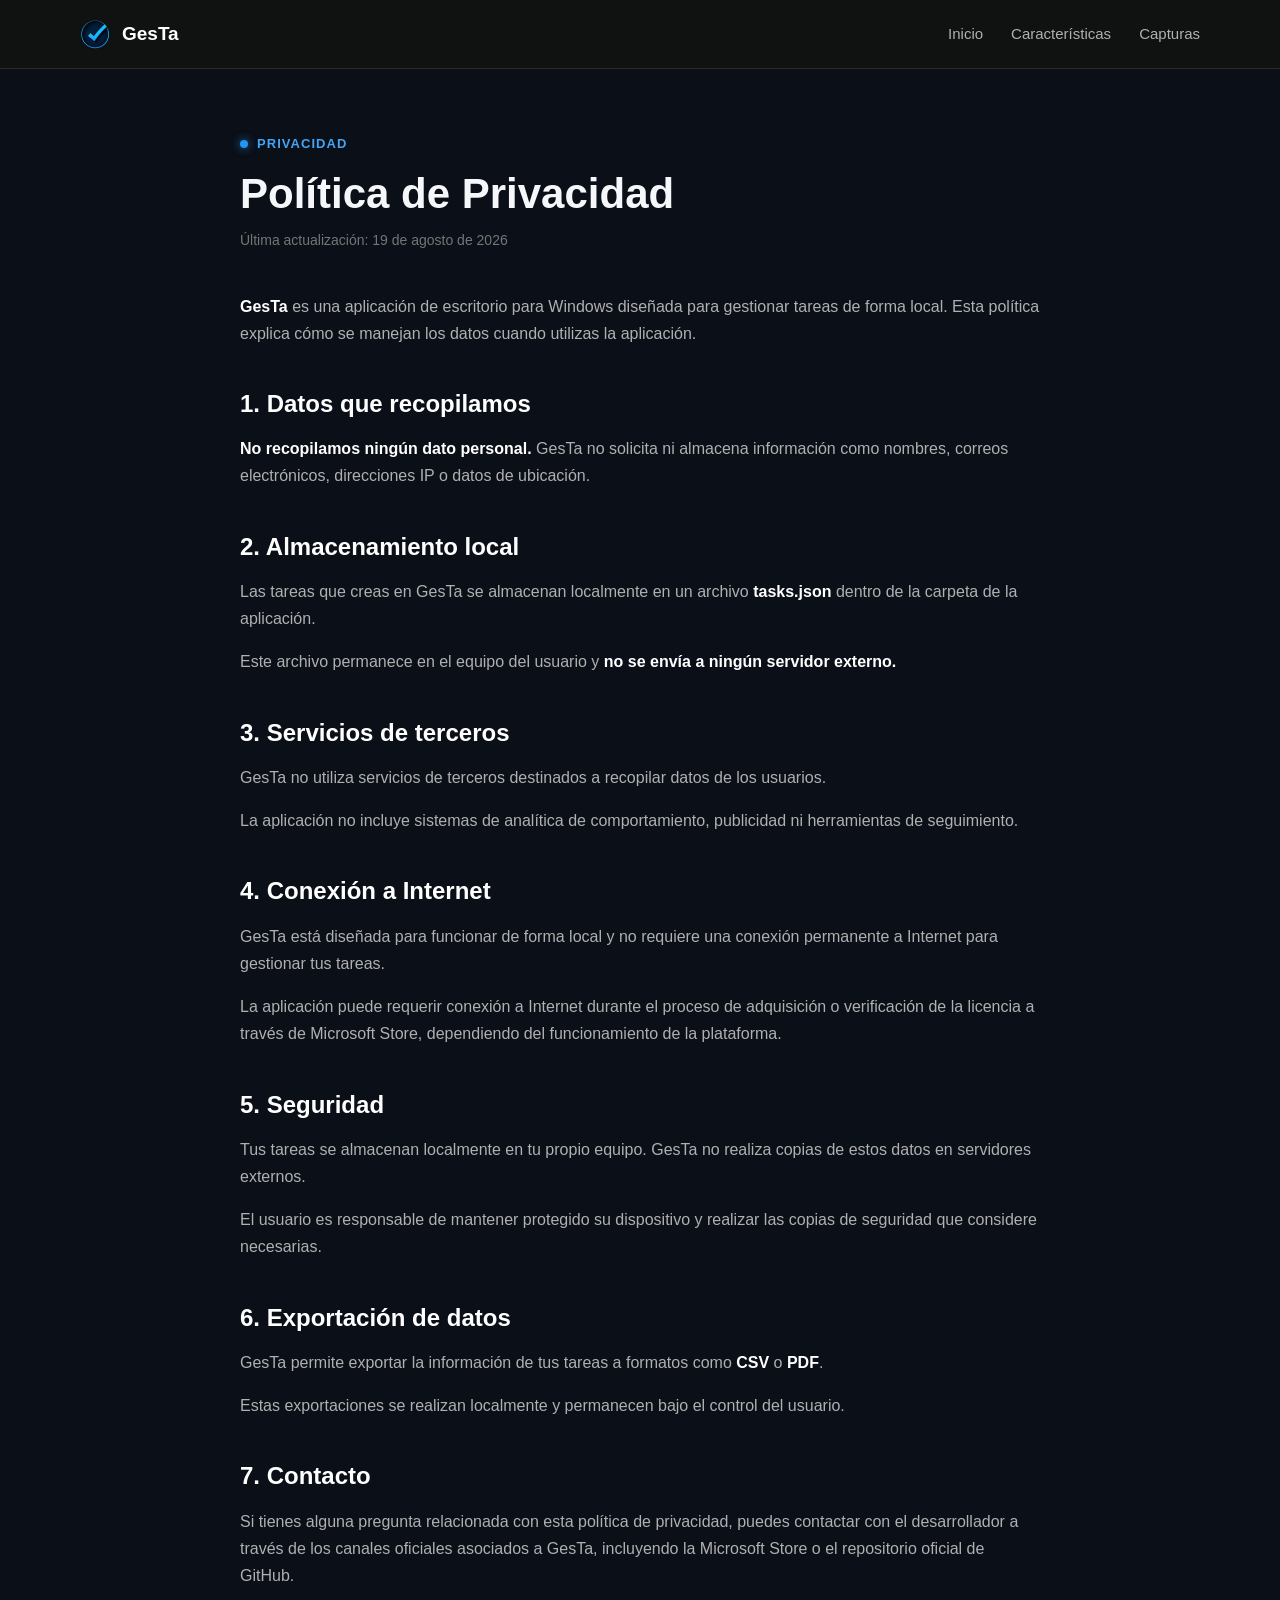
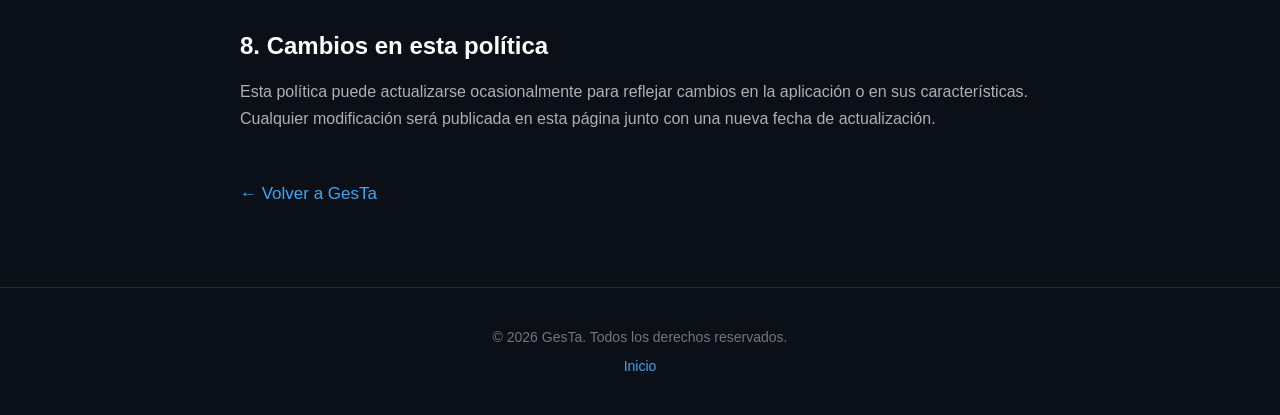
<file: privacidad.html>
<!DOCTYPE html>
<html lang="es">

<head>
    <meta charset="UTF-8" />
    <meta name="viewport" content="width=device-width, initial-scale=1.0" />

    <title>Política de Privacidad - GesTa</title>

    <meta
        name="description"
        content="Política de privacidad de GesTa, gestor de tareas offline para Windows."
    >

    <link
        rel="icon"
        type="image/png"
        href="assets/images/logo.png"
    >

    <link
        rel="stylesheet"
        href="assets/css/style.css"
    >

    <style>

        /* =========================
           PRIVACY PAGE
        ========================= */

        .privacy-page {
            min-height: calc(100vh - 140px);
            padding: 60px 0 80px;
        }

        .privacy-content {
            max-width: 800px;
            margin: 0 auto;
        }

        .privacy-content h1 {
            font-size: 42px;
            line-height: 1.15;
            margin: 0 0 10px;
        }

        .privacy-content .last-updated {
            color: #757575;
            font-size: 14px;
            margin-bottom: 40px;
        }

        .privacy-content h2 {
            font-size: 24px;
            color: #ffffff;
            margin-top: 38px;
            margin-bottom: 12px;
        }

        .privacy-content p,
        .privacy-content li {
            color: #b0b0b0;
            font-size: 16px;
            line-height: 1.7;
        }

        .privacy-content p {
            margin-bottom: 16px;
        }

        .privacy-content ul {
            padding-left: 24px;
            margin-bottom: 20px;
        }

        .privacy-content li {
            margin-bottom: 8px;
        }

        .privacy-content strong {
            color: #ffffff;
        }

        .back-link {
            display: inline-flex;
            margin-top: 32px;
            color: #42a5f5;
            text-decoration: none;
        }

        .back-link:hover {
            text-decoration: underline;
        }


        /* =========================
           PRIVACY NAV
        ========================= */

        .privacy-nav {
            position: sticky;
            top: 0;
            z-index: 50;

            background: rgba(18, 18, 18, 0.92);

            backdrop-filter: blur(10px);
            -webkit-backdrop-filter: blur(10px);

            border-bottom: 1px solid #2a2a2a;
        }

        .privacy-nav-container {
            max-width: 1200px;
            height: 68px;

            margin: 0 auto;
            padding: 0 40px;

            display: flex;
            align-items: center;
            justify-content: space-between;
        }

        .privacy-brand {
            display: flex;
            align-items: center;
            gap: 10px;

            color: #ffffff;
            text-decoration: none;

            font-size: 19px;
            font-weight: 700;
        }

        .privacy-brand img {
            width: 32px;
            height: 32px;

            max-width: 32px;
            max-height: 32px;

            object-fit: contain;
            display: block;
        }

        .privacy-nav-links {
            display: flex;
            align-items: center;
            gap: 28px;

            list-style: none;

            margin: 0;
            padding: 0;
        }

        .privacy-nav-links a {
            color: #b0b0b0;
            text-decoration: none;
            font-size: 15px;

            transition: color 0.2s ease;
        }

        .privacy-nav-links a:hover {
            color: #ffffff;
        }


        /* =========================
           FOOTER
        ========================= */

        .privacy-footer {
            border-top: 1px solid #2a2a2a;

            padding: 32px 24px;

            text-align: center;

            color: #757575;
            font-size: 14px;
        }

        .privacy-footer p {
            margin: 6px 0;
        }

        .privacy-footer a {
            color: #42a5f5;
            text-decoration: none;
        }

        .privacy-footer a:hover {
            text-decoration: underline;
        }


        /* =========================
           MOBILE
        ========================= */

        @media (max-width: 768px) {

            .privacy-nav-container {
                padding: 0 20px;
            }

            .privacy-nav-links {
                gap: 16px;
            }

            .privacy-page {
                padding: 40px 20px 60px;
            }

            .privacy-content h1 {
                font-size: 34px;
            }

            .privacy-content h2 {
                font-size: 21px;
            }

            .privacy-content p,
            .privacy-content li {
                font-size: 15px;
            }
        }


        @media (max-width: 480px) {

            .privacy-nav-container {
                height: 60px;
                padding: 0 16px;
            }

            .privacy-brand {
                font-size: 17px;
            }

            .privacy-brand img {
                width: 28px;
                height: 28px;

                max-width: 28px;
                max-height: 28px;
            }

            .privacy-nav-links {
                gap: 10px;
            }

            .privacy-nav-links a {
                font-size: 13px;
            }

            .privacy-page {
                padding: 32px 16px 50px;
            }

            .privacy-content h1 {
                font-size: 30px;
            }
        }

    </style>

</head>


<body>


<!-- =========================
     NAV
========================= -->

<nav class="privacy-nav">

    <div class="privacy-nav-container">

        <a
            href="index.html"
            class="privacy-brand"
        >

            <img
                src="assets/images/logo.png"
                alt="GesTa"
            >

            <span>GesTa</span>

        </a>


        <ul class="privacy-nav-links">

            <li>
                <a href="index.html">
                    Inicio
                </a>
            </li>

            <li>
                <a href="index.html#caracteristicas">
                    Características
                </a>
            </li>

            <li>
                <a href="index.html#vistazo">
                    Capturas
                </a>
            </li>

        </ul>

    </div>

</nav>



<!-- =========================
     PRIVACY CONTENT
========================= -->

<main class="privacy-page">

    <div class="privacy-content">

        <span class="eyebrow">
            Privacidad
        </span>

        <h1>
            Política de Privacidad
        </h1>

        <p class="last-updated">
            Última actualización: 19 de agosto de 2026
        </p>


        <p>
            <strong>GesTa</strong> es una aplicación de escritorio para
            Windows diseñada para gestionar tareas de forma local.
            Esta política explica cómo se manejan los datos cuando utilizas
            la aplicación.
        </p>


        <h2>
            1. Datos que recopilamos
        </h2>

        <p>
            <strong>No recopilamos ningún dato personal.</strong>
            GesTa no solicita ni almacena información como nombres,
            correos electrónicos, direcciones IP o datos de ubicación.
        </p>


        <h2>
            2. Almacenamiento local
        </h2>

        <p>
            Las tareas que creas en GesTa se almacenan localmente en un
            archivo <strong>tasks.json</strong> dentro de la carpeta de
            la aplicación.
        </p>

        <p>
            Este archivo permanece en el equipo del usuario y
            <strong>no se envía a ningún servidor externo.</strong>
        </p>


        <h2>
            3. Servicios de terceros
        </h2>

        <p>
            GesTa no utiliza servicios de terceros destinados a recopilar
            datos de los usuarios.
        </p>

        <p>
            La aplicación no incluye sistemas de analítica de comportamiento,
            publicidad ni herramientas de seguimiento.
        </p>


        <h2>
            4. Conexión a Internet
        </h2>

        <p>
            GesTa está diseñada para funcionar de forma local y no requiere
            una conexión permanente a Internet para gestionar tus tareas.
        </p>

        <p>
            La aplicación puede requerir conexión a Internet durante el
            proceso de adquisición o verificación de la licencia a través
            de Microsoft Store, dependiendo del funcionamiento de la
            plataforma.
        </p>


        <h2>
            5. Seguridad
        </h2>

        <p>
            Tus tareas se almacenan localmente en tu propio equipo.
            GesTa no realiza copias de estos datos en servidores externos.
        </p>

        <p>
            El usuario es responsable de mantener protegido su dispositivo
            y realizar las copias de seguridad que considere necesarias.
        </p>


        <h2>
            6. Exportación de datos
        </h2>

        <p>
            GesTa permite exportar la información de tus tareas a formatos
            como <strong>CSV</strong> o <strong>PDF</strong>.
        </p>

        <p>
            Estas exportaciones se realizan localmente y permanecen bajo
            el control del usuario.
        </p>


        <h2>
            7. Contacto
        </h2>

        <p>
            Si tienes alguna pregunta relacionada con esta política de
            privacidad, puedes contactar con el desarrollador a través de
            los canales oficiales asociados a GesTa, incluyendo la
            Microsoft Store o el repositorio oficial de GitHub.
        </p>


        <h2>
            8. Cambios en esta política
        </h2>

        <p>
            Esta política puede actualizarse ocasionalmente para reflejar
            cambios en la aplicación o en sus características.
            Cualquier modificación será publicada en esta página junto
            con una nueva fecha de actualización.
        </p>


        <a
            href="index.html"
            class="back-link"
        >
            ← Volver a GesTa
        </a>

    </div>

</main>



<!-- =========================
     FOOTER
========================= -->

<footer class="privacy-footer">

    <p>
        © 2026 GesTa. Todos los derechos reservados.
    </p>

    <p>
        <a href="index.html">
            Inicio
        </a>
    </p>

</footer>


</body>

</html>
</file>
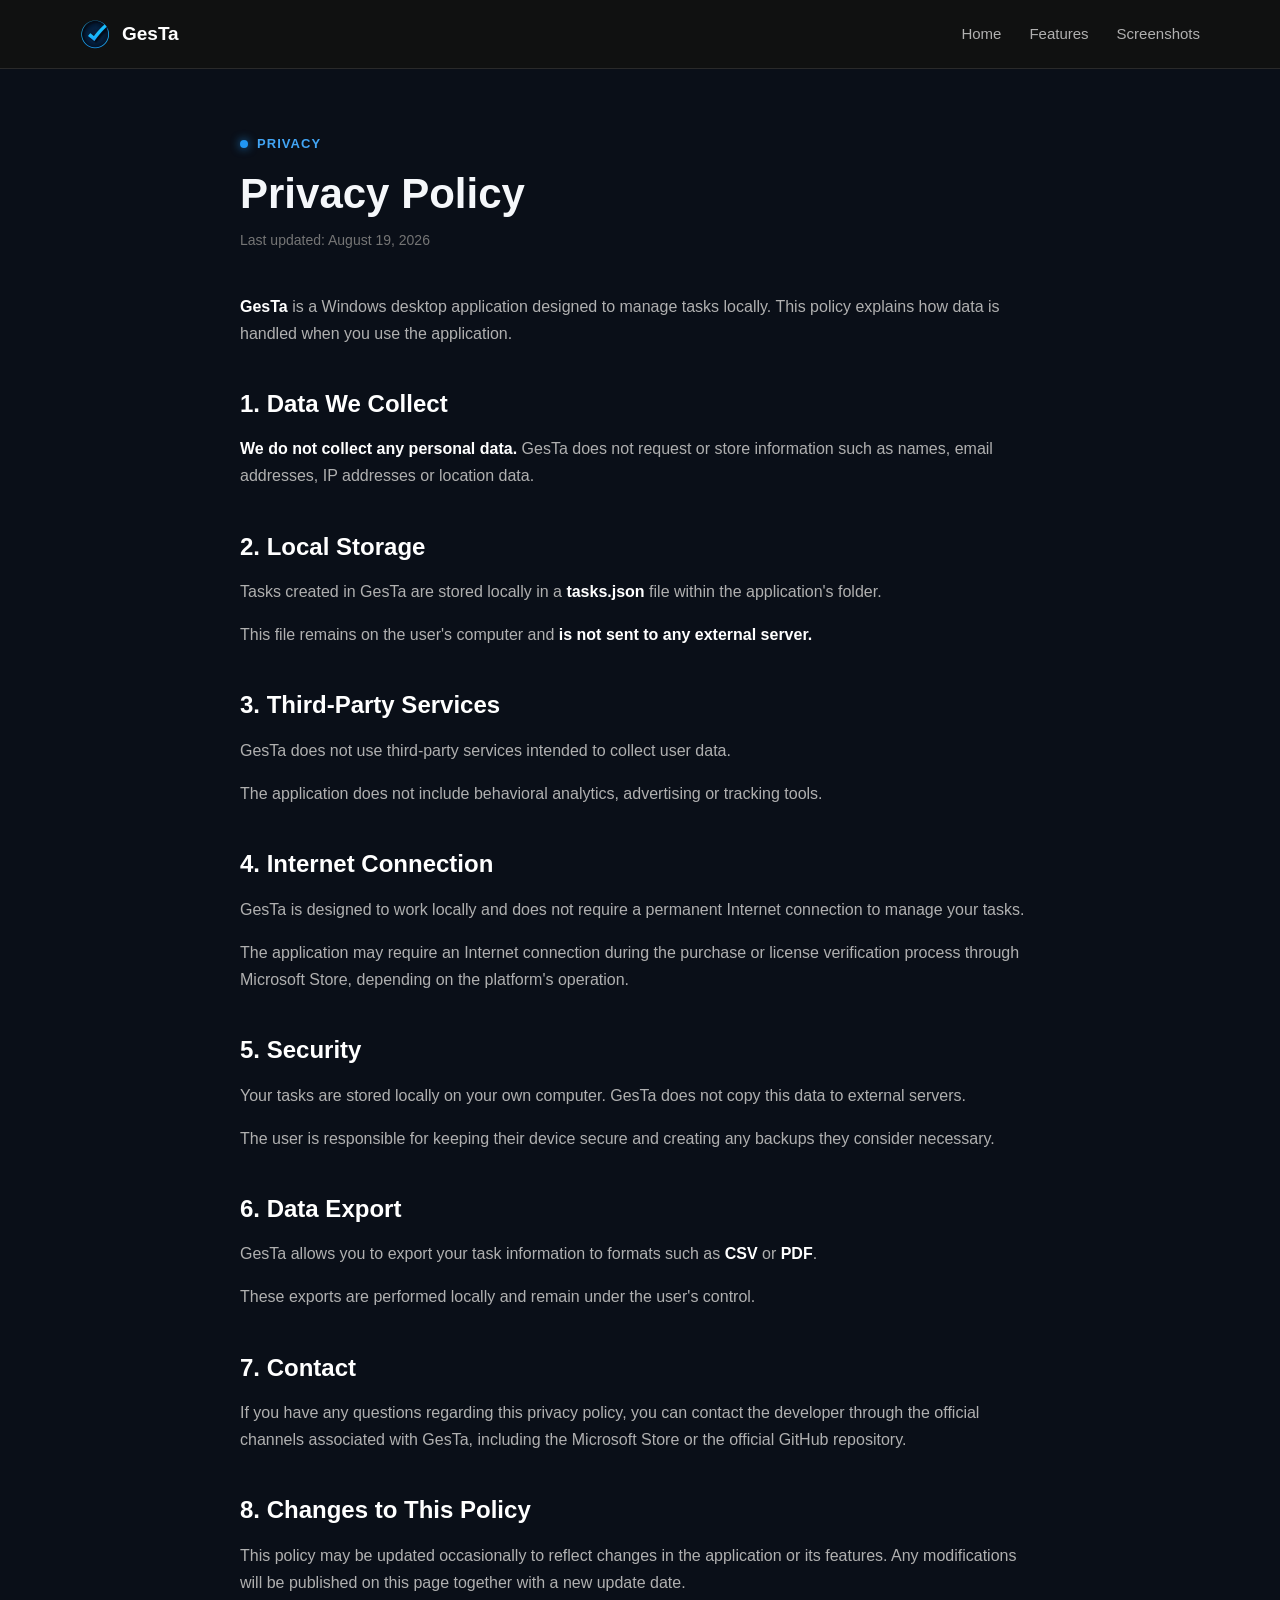
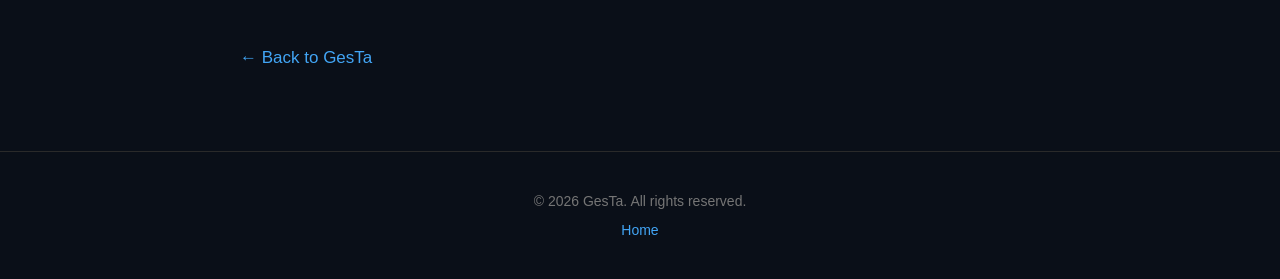
<file: en/privacy.html>
<!DOCTYPE html>
<html lang="en">

<head>
    <meta charset="UTF-8" />
    <meta name="viewport" content="width=device-width, initial-scale=1.0" />

    <title>Privacy Policy - GesTa</title>

    <meta
        name="description"
        content="Privacy policy for GesTa, an offline task manager for Windows."
    >

    <link
        rel="icon"
        type="image/png"
        href="../assets/images/logo.png"
    >

    <link
        rel="stylesheet"
        href="../assets/css/style.css"
    >

    <style>

        /* =========================
           PRIVACY PAGE
        ========================= */

        .privacy-page {
            min-height: calc(100vh - 140px);
            padding: 60px 0 80px;
        }

        .privacy-content {
            max-width: 800px;
            margin: 0 auto;
        }

        .privacy-content h1 {
            font-size: 42px;
            line-height: 1.15;
            margin: 0 0 10px;
        }

        .privacy-content .last-updated {
            color: #757575;
            font-size: 14px;
            margin-bottom: 40px;
        }

        .privacy-content h2 {
            font-size: 24px;
            color: #ffffff;
            margin-top: 38px;
            margin-bottom: 12px;
        }

        .privacy-content p,
        .privacy-content li {
            color: #b0b0b0;
            font-size: 16px;
            line-height: 1.7;
        }

        .privacy-content p {
            margin-bottom: 16px;
        }

        .privacy-content ul {
            padding-left: 24px;
            margin-bottom: 20px;
        }

        .privacy-content li {
            margin-bottom: 8px;
        }

        .privacy-content strong {
            color: #ffffff;
        }

        .back-link {
            display: inline-flex;
            margin-top: 32px;
            color: #42a5f5;
            text-decoration: none;
        }

        .back-link:hover {
            text-decoration: underline;
        }


        /* =========================
           PRIVACY NAV
        ========================= */

        .privacy-nav {
            position: sticky;
            top: 0;
            z-index: 50;

            background: rgba(18, 18, 18, 0.92);

            backdrop-filter: blur(10px);
            -webkit-backdrop-filter: blur(10px);

            border-bottom: 1px solid #2a2a2a;
        }

        .privacy-nav-container {
            max-width: 1200px;
            height: 68px;

            margin: 0 auto;
            padding: 0 40px;

            display: flex;
            align-items: center;
            justify-content: space-between;
        }

        .privacy-brand {
            display: flex;
            align-items: center;
            gap: 10px;

            color: #ffffff;
            text-decoration: none;

            font-size: 19px;
            font-weight: 700;
        }

        .privacy-brand img {
            width: 32px;
            height: 32px;

            max-width: 32px;
            max-height: 32px;

            object-fit: contain;
            display: block;
        }

        .privacy-nav-links {
            display: flex;
            align-items: center;
            gap: 28px;

            list-style: none;

            margin: 0;
            padding: 0;
        }

        .privacy-nav-links a {
            color: #b0b0b0;
            text-decoration: none;
            font-size: 15px;

            transition: color 0.2s ease;
        }

        .privacy-nav-links a:hover {
            color: #ffffff;
        }


        /* =========================
           FOOTER
        ========================= */

        .privacy-footer {
            border-top: 1px solid #2a2a2a;

            padding: 32px 24px;

            text-align: center;

            color: #757575;
            font-size: 14px;
        }

        .privacy-footer p {
            margin: 6px 0;
        }

        .privacy-footer a {
            color: #42a5f5;
            text-decoration: none;
        }

        .privacy-footer a:hover {
            text-decoration: underline;
        }


        /* =========================
           MOBILE
        ========================= */

        @media (max-width: 768px) {

            .privacy-nav-container {
                padding: 0 20px;
            }

            .privacy-nav-links {
                gap: 16px;
            }

            .privacy-nav-links li:nth-child(2),
            .privacy-nav-links li:nth-child(3) {
                display: none;
            }

            .privacy-page {
                padding: 40px 20px 60px;
            }

            .privacy-content h1 {
                font-size: 34px;
            }

            .privacy-content h2 {
                font-size: 21px;
            }

            .privacy-content p,
            .privacy-content li {
                font-size: 15px;
            }
        }


        @media (max-width: 480px) {

            .privacy-nav-container {
                height: 60px;
                padding: 0 16px;
            }

            .privacy-brand {
                font-size: 17px;
            }

            .privacy-brand img {
                width: 28px;
                height: 28px;

                max-width: 28px;
                max-height: 28px;
            }

            .privacy-nav-links {
                gap: 10px;
            }

            .privacy-nav-links a {
                font-size: 13px;
            }

            .privacy-page {
                padding: 32px 16px 50px;
            }

            .privacy-content h1 {
                font-size: 30px;
            }
        }

    </style>

</head>


<body>


<!-- =========================
     NAV
========================= -->

<nav class="privacy-nav">

    <div class="privacy-nav-container">

        <a
            href="../index.html"
            class="privacy-brand"
        >

            <img
                src="../assets/images/logo.png"
                alt="GesTa"
            >

            <span>GesTa</span>

        </a>


        <ul class="privacy-nav-links">

            <li>
                <a href="../index.html">
                    Home
                </a>
            </li>

            <li>
                <a href="../index.html#features">
                    Features
                </a>
            </li>

            <li>
                <a href="../index.html#showcase">
                    Screenshots
                </a>
            </li>

        </ul>

    </div>

</nav>



<!-- =========================
     PRIVACY CONTENT
========================= -->

<main class="privacy-page">

    <div class="privacy-content">

        <span class="eyebrow">
            Privacy
        </span>

        <h1>
            Privacy Policy
        </h1>

        <p class="last-updated">
            Last updated: August 19, 2026
        </p>


        <p>
            <strong>GesTa</strong> is a Windows desktop application
            designed to manage tasks locally.
            This policy explains how data is handled when you use
            the application.
        </p>


        <h2>
            1. Data We Collect
        </h2>

        <p>
            <strong>We do not collect any personal data.</strong>
            GesTa does not request or store information such as names,
            email addresses, IP addresses or location data.
        </p>


        <h2>
            2. Local Storage
        </h2>

        <p>
            Tasks created in GesTa are stored locally in a
            <strong>tasks.json</strong> file within the application's
            folder.
        </p>

        <p>
            This file remains on the user's computer and
            <strong>is not sent to any external server.</strong>
        </p>


        <h2>
            3. Third-Party Services
        </h2>

        <p>
            GesTa does not use third-party services intended to collect
            user data.
        </p>

        <p>
            The application does not include behavioral analytics,
            advertising or tracking tools.
        </p>


        <h2>
            4. Internet Connection
        </h2>

        <p>
            GesTa is designed to work locally and does not require
            a permanent Internet connection to manage your tasks.
        </p>

        <p>
            The application may require an Internet connection during
            the purchase or license verification process through
            Microsoft Store, depending on the platform's operation.
        </p>


        <h2>
            5. Security
        </h2>

        <p>
            Your tasks are stored locally on your own computer.
            GesTa does not copy this data to external servers.
        </p>

        <p>
            The user is responsible for keeping their device secure
            and creating any backups they consider necessary.
        </p>


        <h2>
            6. Data Export
        </h2>

        <p>
            GesTa allows you to export your task information to formats
            such as <strong>CSV</strong> or <strong>PDF</strong>.
        </p>

        <p>
            These exports are performed locally and remain under
            the user's control.
        </p>


        <h2>
            7. Contact
        </h2>

        <p>
            If you have any questions regarding this privacy policy,
            you can contact the developer through the official channels
            associated with GesTa, including the Microsoft Store or
            the official GitHub repository.
        </p>


        <h2>
            8. Changes to This Policy
        </h2>

        <p>
            This policy may be updated occasionally to reflect changes
            in the application or its features.
            Any modifications will be published on this page together
            with a new update date.
        </p>


            <a
        href="../en/index.html"
        class="back-link"
    >
        ← Back to GesTa
    </a>

    </div>

</main>



<!-- =========================
     FOOTER
========================= -->

<footer class="privacy-footer">

    <p>
        © 2026 GesTa. All rights reserved.
    </p>

    <p>

        <a href="../index.html">
            Home
        </a>

    </p>

</footer>


</body>

</html>
</file>
<file: assets/css/style.css>
/* =========================================================
   GesTa
   Tema oscuro azulado inspirado en Flutter Colors.blue
========================================================= */

:root {
    --bg: #0a0f18;
    --surface: #111827;
    --surface-2: #172236;

    --border: #243653;
    --border-light: #30496d;

    --blue: #2196f3;
    --blue-light: #42a5f5;
    --blue-dark: #1976d2;

    --blue-soft: rgba(33, 150, 243, 0.12);

    --text: #f5f7fa;
    --text-muted: #9aa8bb;
    --text-faint: #65748a;

    --max-width: 1120px;
}


/* =========================================================
   RESET
========================================================= */

* {
    margin: 0;
    padding: 0;
    box-sizing: border-box;
}

html {
    scroll-behavior: smooth;
}

body {
    background: var(--bg);
    color: var(--text);

    font-family:
        "Segoe UI",
        Tahoma,
        Geneva,
        Verdana,
        sans-serif;

    font-size: 17px;
    line-height: 1.6;

    -webkit-font-smoothing: antialiased;
}

img {
    max-width: 100%;
    display: block;
}

a {
    color: inherit;
}

button {
    font: inherit;
}


/* =========================================================
   CONTENEDOR
========================================================= */

.container {
    width: 100%;
    max-width: var(--max-width);

    margin: 0 auto;

    padding-left: 24px;
    padding-right: 24px;
}


/* =========================================================
   NAV
========================================================= */

.nav {
    position: sticky;
    top: 0;
    z-index: 100;

    background: rgba(10, 15, 24, 0.92);

    backdrop-filter: blur(12px);
    -webkit-backdrop-filter: blur(12px);

    border-bottom: 1px solid var(--border);
}

.nav-container {
    max-width: var(--max-width);

    height: 64px;

    margin: 0 auto;
    padding: 0 24px;

    display: flex;
    align-items: center;
    justify-content: space-between;
}

.nav-brand {
    display: flex;
    align-items: center;
    gap: 10px;

    text-decoration: none;

    font-size: 21px;
    font-weight: 700;

    color: white;
}

.nav-brand img {
    width: 34px;
    height: 34px;

    border-radius: 8px;
}

.nav-links {
    list-style: none;

    display: flex;
    align-items: center;

    gap: 28px;
}

.nav-links a {
    color: var(--text-muted);

    text-decoration: none;

    font-size: 15px;

    transition:
        color 0.2s ease;
}

.nav-links a:hover {
    color: white;
}


/* =========================================================
   HERO
========================================================= */

.hero {
    padding: 70px 0 60px;

    border-bottom: 1px solid var(--border);
}

.hero-container {
    max-width: var(--max-width);

    margin: 0 auto;

    padding: 0 24px;

    display: grid;

    grid-template-columns:
        minmax(0, 1fr)
        minmax(0, 0.95fr);

    gap: 60px;

    align-items: center;
}


/* TEXTO */

.hero-content {
    max-width: 560px;
}

.eyebrow {
    display: inline-flex;
    align-items: center;

    gap: 9px;

    margin-bottom: 16px;

    color: var(--blue-light);

    font-size: 13px;
    font-weight: 600;

    text-transform: uppercase;

    letter-spacing: 0.08em;
}

.eyebrow::before {
    content: "";

    width: 8px;
    height: 8px;

    border-radius: 50%;

    background: var(--blue);

    box-shadow:
        0 0 10px rgba(33, 150, 243, 0.8);
}

.hero h1 {
    font-size: clamp(40px, 5vw, 58px);

    line-height: 1.08;

    letter-spacing: -1.5px;

    margin-bottom: 22px;
}

.hero h1 span {
    color: var(--blue-light);
}

.hero-description {
    color: var(--text-muted);

    font-size: 18px;

    max-width: 54ch;

    margin-bottom: 24px;
}


/* BADGES */

.hero-badges {
    display: flex;

    flex-wrap: wrap;

    gap: 8px;

    margin-bottom: 28px;
}

.hero-badges span {
    padding: 5px 11px;

    border-radius: 999px;

    background: var(--blue-soft);

    border: 1px solid rgba(33, 150, 243, 0.25);

    color: var(--blue-light);

    font-size: 13px;
}


/* BOTONES */

.hero-actions {
    display: flex;

    flex-wrap: wrap;

    gap: 12px;
}

.btn {
    display: inline-flex;

    align-items: center;
    justify-content: center;

    padding: 12px 22px;

    border-radius: 8px;

    text-decoration: none;

    font-size: 15px;
    font-weight: 600;

    border: 1px solid transparent;

    transition:
        background 0.2s ease,
        border-color 0.2s ease,
        transform 0.2s ease;
}

.btn:hover {
    transform: translateY(-1px);
}

.btn-primary {
    background: var(--blue);

    color: white;
}

.btn-primary:hover {
    background: var(--blue-dark);
}

.btn-secondary {
    background: transparent;

    color: var(--text);

    border-color: var(--border-light);
}

.btn-secondary:hover {
    border-color: var(--blue);

    background: var(--blue-soft);
}


/* =========================================================
   IMÁGENES / WINDOW FRAME
========================================================= */

.hero-image {
    display: flex;

    justify-content: flex-end;
}

.window-frame {
    width: 100%;

    background: var(--surface);

    border: 1px solid var(--border);

    border-radius: 12px;

    overflow: hidden;

    box-shadow:
        0 25px 70px rgba(0, 0, 0, 0.45);
}

.window-bar {
    height: 34px;

    display: flex;

    align-items: center;

    gap: 6px;

    padding: 0 12px;

    background: var(--surface-2);

    border-bottom: 1px solid var(--border);
}

.window-bar span {
    width: 9px;
    height: 9px;

    border-radius: 50%;

    background: var(--border-light);
}


/* BOTÓN DE IMAGEN */

.image-button {
    display: block;

    width: 100%;

    padding: 0;

    border: 0;

    background: transparent;

    cursor: zoom-in;

    overflow: hidden;
}

.image-button img {
    width: 100%;
    height: auto;

    display: block;

    transition:
        transform 0.25s ease,
        opacity 0.25s ease;
}

.image-button:hover img {
    transform: scale(1.015);

    opacity: 0.9;
}


/* =========================================================
   FRANJA CENTRAL
========================================================= */

.positioning {
    background: var(--surface);

    border-bottom: 1px solid var(--border);
}

.positioning .container {
    padding-top: 22px;
    padding-bottom: 22px;
}

.positioning p {
    margin: 0;

    color: var(--text-muted);

    font-size: 15px;

    line-height: 1.55;
}

.positioning strong {
    color: var(--text);
}


/* =========================================================
   SECCIONES
========================================================= */

.section {
    padding: 54px 0;
}

.section-header {
    max-width: 720px;

    margin-bottom: 32px;
}

.section-header h2 {
    font-size: 34px;

    line-height: 1.15;

    margin-bottom: 10px;
}

.section-header p {
    color: var(--text-muted);

    font-size: 16px;
}


/* =========================================================
   CARACTERÍSTICAS
========================================================= */

.features-grid {
    display: grid;

    grid-template-columns:
        repeat(3, 1fr);

    gap: 12px;
}

.feature-card {
    padding: 24px;

    background: var(--surface);

    border: 1px solid var(--border);

    border-radius: 10px;

    transition:
        transform 0.2s ease,
        border-color 0.2s ease,
        background 0.2s ease;
}

.feature-card:hover {
    transform: translateY(-2px);

    border-color: var(--blue);

    background: #131e30;
}

.feature-tag {
    display: inline-block;

    margin-bottom: 12px;

    padding: 3px 8px;

    border-radius: 5px;

    background: var(--blue-soft);

    color: var(--blue-light);

    font-size: 10px;

    font-weight: 700;

    letter-spacing: 0.06em;
}

.feature-card h3 {
    font-size: 18px;

    margin-bottom: 7px;
}

.feature-card p {
    color: var(--text-muted);

    font-size: 14px;

    line-height: 1.55;
}


/* =========================================================
   CAPTURAS
========================================================= */

.showcase {
    border-top: 1px solid var(--border);

    background: #0c121e;
}


/*
    LAS TRES CAPTURAS EN UNA SOLA FILA
*/

.screenshots-grid {
    display: grid;

    grid-template-columns:
        repeat(3, 1fr);

    gap: 18px;
}

.screenshot-card {
    min-width: 0;
}

.screenshot-card .window-frame {
    border-radius: 9px;
}

.screenshot-info {
    padding: 16px 4px 0;
}

.screenshot-info .feature-tag {
    margin-bottom: 7px;
}

.screenshot-info h3 {
    font-size: 17px;

    margin-bottom: 5px;
}

.screenshot-info p {
    color: var(--text-muted);

    font-size: 13px;

    line-height: 1.5;
}

.zoom-hint {
    text-align: center;

    margin-top: 22px;

    color: var(--text-faint);

    font-size: 13px;
}


/* =========================================================
   PRIVACIDAD
========================================================= */

.privacy {
    padding-top: 48px;
    padding-bottom: 48px;
}

.privacy-box {
    display: grid;

    grid-template-columns:
        1fr 1fr;

    gap: 50px;

    padding: 34px;

    background: var(--surface);

    border: 1px solid var(--border);

    border-radius: 14px;
}

.privacy-box h2 {
    font-size: 30px;

    line-height: 1.15;

    margin-bottom: 12px;
}

.privacy-box p {
    color: var(--text-muted);

    font-size: 16px;
}

.privacy-details {
    display: flex;

    flex-direction: column;

    gap: 14px;
}

.privacy-details div {
    display: flex;

    flex-direction: column;

    padding-bottom: 12px;

    border-bottom: 1px solid var(--border);
}

.privacy-details strong {
    font-size: 15px;
}

.privacy-details span {
    color: var(--text-muted);

    font-size: 13px;
}


/* =========================================================
   PRECIO
========================================================= */

.pricing {
    padding-top: 50px;
    padding-bottom: 60px;

    background: var(--surface);

    border-top: 1px solid var(--border);
    border-bottom: 1px solid var(--border);
}

.pricing-card {
    max-width: 540px;

    margin: 0 auto;

    padding: 40px;

    text-align: center;

    background: var(--bg);

    border: 1px solid var(--border);

    border-radius: 14px;
}

.pricing-badge {
    display: inline-block;

    margin-bottom: 12px;

    padding: 5px 10px;

    border-radius: 999px;

    background: var(--blue-soft);

    color: var(--blue-light);

    font-size: 10px;

    font-weight: 700;

    letter-spacing: 0.05em;
}

.pricing-card h2 {
    font-size: 24px;

    margin-bottom: 4px;
}

.price {
    font-size: 52px;

    line-height: 1;

    font-weight: 700;

    margin: 14px 0 18px;

    color: white;
}

.price span {
    display: block;

    margin-top: 8px;

    color: var(--text-faint);

    font-size: 14px;

    font-weight: 400;
}

.pricing-description {
    color: var(--text-muted);

    font-size: 15px;

    margin-bottom: 12px;
}

.pricing-text {
    color: var(--text-faint);

    font-size: 14px;

    line-height: 1.55;

    margin-bottom: 24px;
}

.pricing-button {
    width: 100%;
}


/* =========================================================
   FOOTER
========================================================= */

footer {
    padding: 32px 0 24px;
}

.footer-container {
    display: flex;

    align-items: center;

    justify-content: space-between;

    gap: 20px;

    padding-bottom: 22px;

    border-bottom: 1px solid var(--border);
}

.footer-brand {
    display: flex;

    align-items: center;

    gap: 9px;
}

.footer-brand img {
    width: 28px;
    height: 28px;

    border-radius: 6px;
}

.footer-brand strong {
    font-size: 17px;
}

.footer-links {
    display: flex;

    gap: 22px;

    flex-wrap: wrap;
}

.footer-links a {
    color: var(--text-muted);

    font-size: 13px;

    text-decoration: none;
}

.footer-links a:hover {
    color: white;
}

.footer-bottom {
    max-width: var(--max-width);

    margin: 18px auto 0;

    padding: 0 24px;

    color: var(--text-faint);

    font-size: 12px;
}


/* =========================================================
   MODAL / ZOOM
========================================================= */

.image-modal {
    position: fixed;

    inset: 0;

    z-index: 9999;

    display: flex;

    align-items: center;
    justify-content: center;

    padding: 40px;

    background: rgba(0, 0, 0, 0.88);

    opacity: 0;

    visibility: hidden;

    pointer-events: none;

    transition:
        opacity 0.2s ease,
        visibility 0.2s ease;
}

.image-modal.active {
    opacity: 1;

    visibility: visible;

    pointer-events: auto;
}

.modal-content {
    max-width: 95vw;
    max-height: 92vh;

    display: flex;

    align-items: center;
    justify-content: center;
}

.modal-content img {
    display: block;

    max-width: 95vw;
    max-height: 90vh;

    width: auto;
    height: auto;

    object-fit: contain;

    border: 1px solid var(--border-light);

    border-radius: 8px;

    box-shadow:
        0 30px 100px rgba(0, 0, 0, 0.8);
}

.modal-close {
    position: fixed;

    top: 18px;
    right: 24px;

    z-index: 10000;

    width: 44px;
    height: 44px;

    border: 1px solid var(--border-light);

    border-radius: 50%;

    background: rgba(17, 24, 39, 0.9);

    color: white;

    font-size: 30px;

    line-height: 1;

    cursor: pointer;

    display: flex;

    align-items: center;
    justify-content: center;

    transition:
        background 0.2s ease,
        border-color 0.2s ease;
}

.modal-close:hover {
    background: var(--blue);

    border-color: var(--blue);
}


/* =========================================================
   RESPONSIVE
========================================================= */

@media (max-width: 900px) {

    .hero-container {
        grid-template-columns: 1fr;

        gap: 40px;
    }

    .hero-content {
        max-width: 700px;
    }

    .hero-image {
        justify-content: center;
    }

    .hero-image .window-frame {
        max-width: 760px;
    }

    .features-grid {
        grid-template-columns:
            repeat(2, 1fr);
    }

    .privacy-box {
        grid-template-columns: 1fr;

        gap: 28px;
    }

}


@media (max-width: 700px) {

    .nav-links {
        display: none;
    }

    .hero {
        padding-top: 50px;
    }

    .hero h1 {
        font-size: 40px;
    }

    .section {
        padding: 44px 0;
    }

    .section-header h2 {
        font-size: 29px;
    }

    /*
       En móvil las capturas pasan a una columna.
    */

    .screenshots-grid {
        grid-template-columns: 1fr;
    }

    .features-grid {
        grid-template-columns: 1fr;
    }

    .privacy-box {
        padding: 25px;
    }

    .pricing-card {
        padding: 32px 22px;
    }

    .footer-container {
        flex-direction: column;

        align-items: flex-start;
    }

    .image-modal {
        padding: 20px;
    }

}


@media (max-width: 480px) {

    .container,
    .nav-container,
    .hero-container {
        padding-left: 16px;
        padding-right: 16px;
    }

    .hero h1 {
        font-size: 34px;
    }

    .hero-description {
        font-size: 16px;
    }

    .hero-actions {
        flex-direction: column;
    }

    .hero-actions .btn {
        width: 100%;
    }

    .price {
        font-size: 44px;
    }

    .modal-close {
        top: 10px;
        right: 10px;
    }

}

/* =========================
   LANGUAGE SWITCH
========================= */

.language-switch {
    display: inline-flex !important;
    align-items: center;
    justify-content: center;

    min-width: 36px;
    height: 30px;

    padding: 0 9px;

    border: 1px solid #2a4a7a;
    border-radius: 7px;

    background-color: #16263d;

    color: #42a5f5 !important;

    font-size: 12px !important;
    font-weight: 600;

    transition:
        background-color 0.2s ease,
        border-color 0.2s ease,
        color 0.2s ease;
}

.language-switch:hover {
    background-color: #1e3a5f;
    border-color: #42a5f5;

    color: #ffffff !important;

    text-decoration: none !important;
}
</file>
